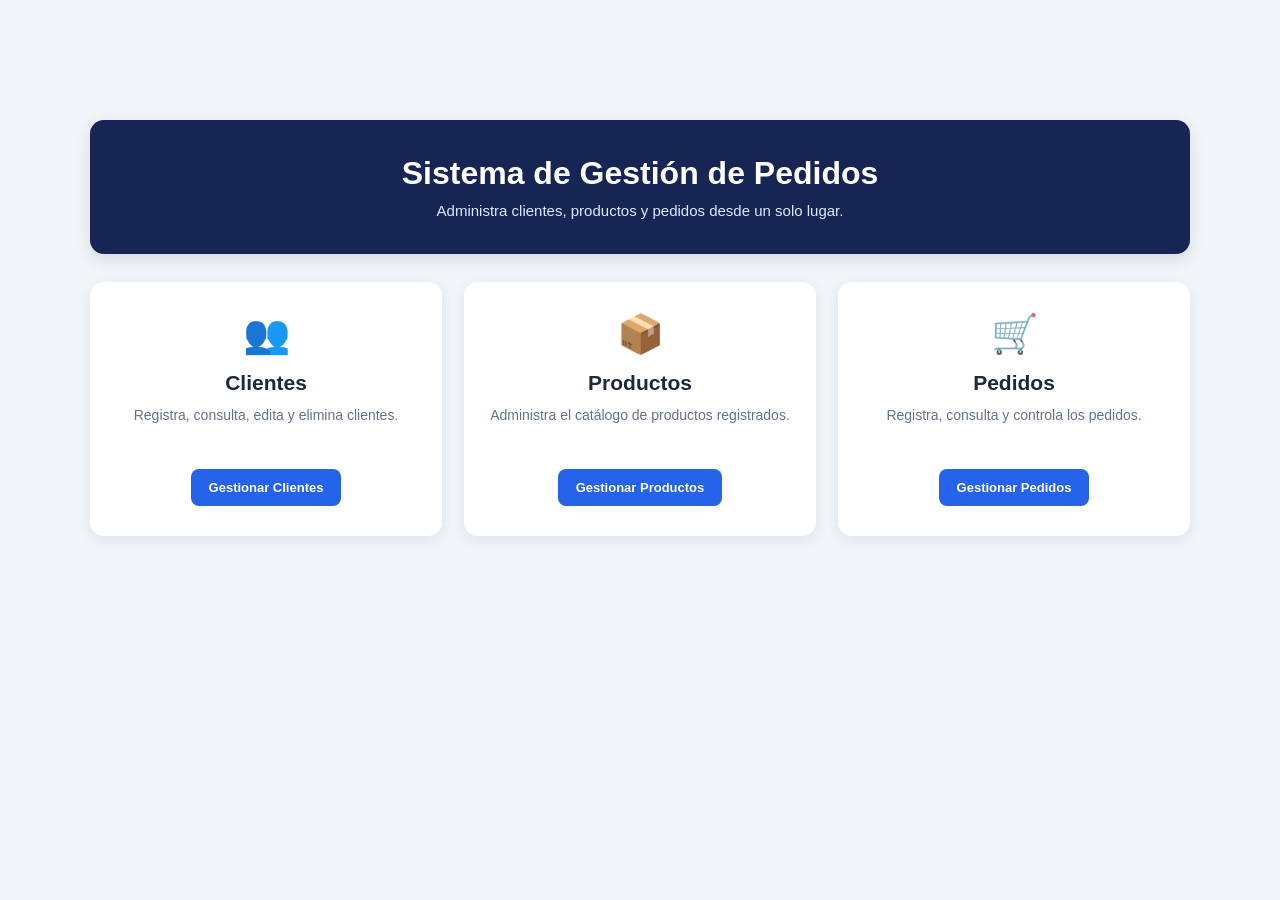
<file: src/index.html>
<!DOCTYPE html>
<html lang="es">

<head>
    <meta charset="UTF-8">
    <meta name="viewport" content="width=device-width, initial-scale=1.0">

    <title>Sistema de Gestión de Pedidos</title>

    <link rel="stylesheet" href="index.css">
</head>

<body>

    <div class="contenedor">

        <header class="encabezado">

            <h1>Sistema de Gestión de Pedidos</h1>

            <p>
                Administra clientes, productos y pedidos desde un solo lugar.
            </p>

        </header>

        <section class="modulos">

            <div class="modulo">

                <div class="icono">👥</div>

                <h2>Clientes</h2>

                <p>
                    Registra, consulta, edita y elimina clientes.
                </p>

                <a class="boton" href="clientes/clientes.html">
                    Gestionar Clientes
                </a>

            </div>


            <div class="modulo">

                <div class="icono">📦</div>

                <h2>Productos</h2>

                <p>
                    Administra el catálogo de productos registrados.
                </p>

                <a class="boton" href="productos/productos.html">
                    Gestionar Productos
                </a>

            </div>


            <div class="modulo">

                <div class="icono">🛒</div>

                <h2>Pedidos</h2>

                <p>
                    Registra, consulta y controla los pedidos.
                </p>

                <a class="boton" href="pedidos/pedidos.html">
                    Gestionar Pedidos
                </a>

            </div>

        </section>

    </div>

</body>

</html>
</file>
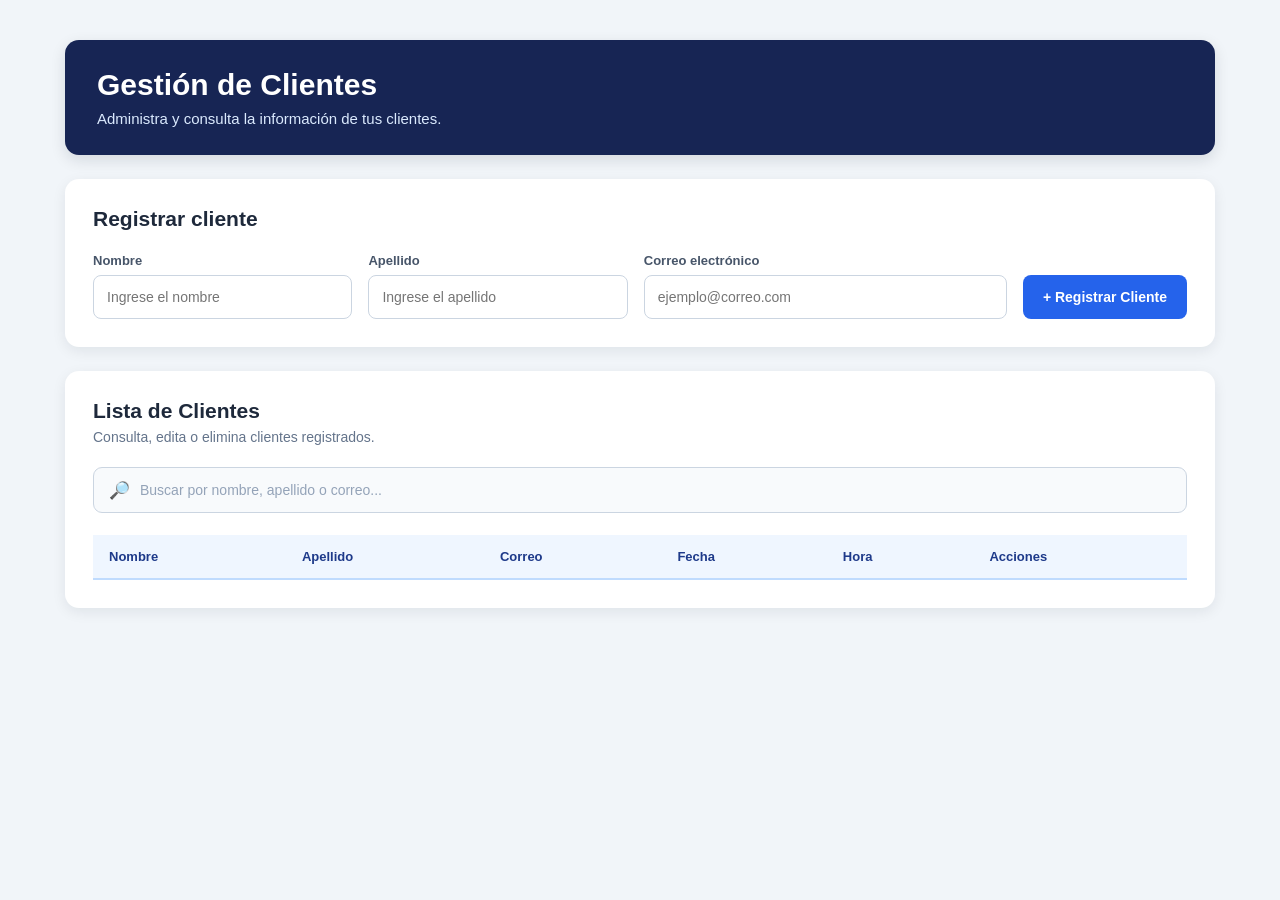
<file: src/clientes/clientes.html>
<!DOCTYPE html>
<html lang="es">
<head>
    <meta charset="UTF-8">
    <meta name="viewport" content="width=device-width, initial-scale=1.0">
    <title>Gestión de Clientes</title>
    <link rel="stylesheet" href="clientes.css">
</head>
<body>

    <div class="contenedor">

        <header class="encabezado">
            <div>
                <h1>Gestión de Clientes</h1>
                <p>Administra y consulta la información de tus clientes.</p>
            </div>
        </header>

        <section class="seccion-formulario">

            <h2>Registrar cliente</h2>

            <form id="formCliente">

                <div class="campo">
                    <label for="nombre">Nombre</label>
                    <input
                        type="text"
                        id="nombre"
                        placeholder="Ingrese el nombre"
                        required
                    >
                </div>

                <div class="campo">
                    <label for="apellido">Apellido</label>
                    <input
                        type="text"
                        id="apellido"
                        placeholder="Ingrese el apellido"
                        required
                    >
                </div>

                <div class="campo">
                    <label for="correo">Correo electrónico</label>
                    <input
                        type="email"
                        id="correo"
                        placeholder="ejemplo@correo.com"
                        required
                    >
                </div>

                <button type="submit" id="btnCliente" class="btn-principal">
                    + Registrar Cliente
                </button>

            </form>

        </section>

        <section class="seccion-lista">

            <div class="titulo-lista">
                <div>
                    <h2>Lista de Clientes</h2>
                    <p>Consulta, edita o elimina clientes registrados.</p>
                </div>
            </div>

            <div class="buscador-clientes">
                <span>🔎</span>
                <input
                    type="text"
                    id="buscarCliente"
                    placeholder="Buscar por nombre, apellido o correo..."
                >
            </div>

            <div class="tabla-contenedor">
                <table>
                    <thead>
                        <tr>
                            <th>Nombre</th>
                            <th>Apellido</th>
                            <th>Correo</th>
                            <th>Fecha</th>
                            <th>Hora</th>
                            <th>Acciones</th>
                        </tr>
                    </thead>

                    <tbody id="listaClientes">
                    </tbody>
                </table>
            </div>

        </section>

    </div>

    <script src="clientes.js"></script>
</body>
</html>
</file>
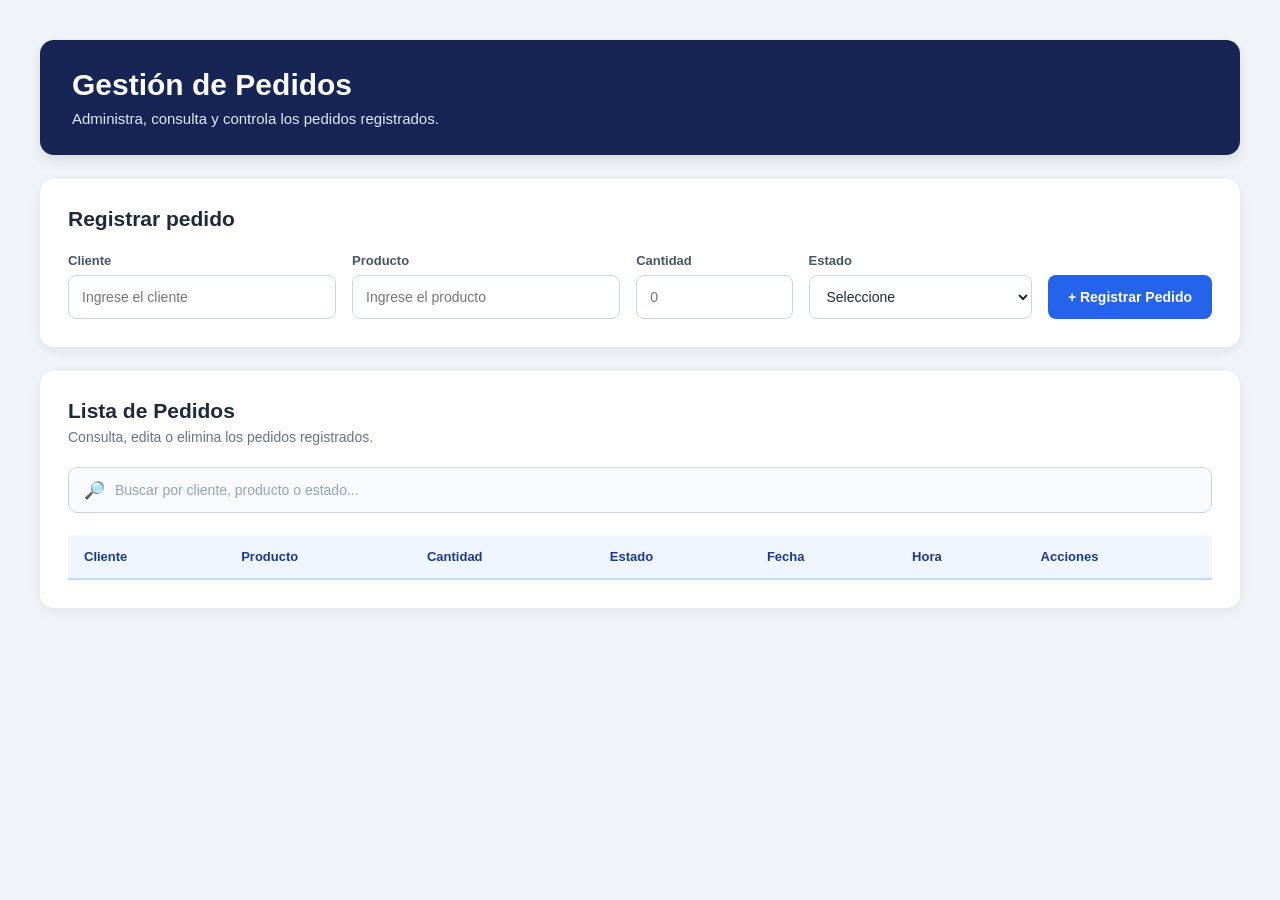
<file: src/pedidos/pedidos.html>
<!DOCTYPE html>
<html lang="es">
<head>
    <meta charset="UTF-8">
    <meta name="viewport" content="width=device-width, initial-scale=1.0">
    <title>Gestión de Pedidos</title>
    <link rel="stylesheet" href="pedidos.css">
</head>
<body>

    <div class="contenedor">

        <header class="encabezado">
            <div>
                <h1>Gestión de Pedidos</h1>
                <p>Administra, consulta y controla los pedidos registrados.</p>
            </div>
        </header>

        <section class="seccion-formulario">

            <h2>Registrar pedido</h2>

            <form id="formPedido">

                <div class="campo">
                    <label for="cliente">Cliente</label>
                    <input
                        type="text"
                        id="cliente"
                        placeholder="Ingrese el cliente"
                        required
                    >
                </div>

                <div class="campo">
                    <label for="producto">Producto</label>
                    <input
                        type="text"
                        id="producto"
                        placeholder="Ingrese el producto"
                        required
                    >
                </div>

                <div class="campo">
                    <label for="cantidad">Cantidad</label>
                    <input
                        type="number"
                        id="cantidad"
                        placeholder="0"
                        min="1"
                        required
                    >
                </div>

                <div class="campo">
                    <label for="estado">Estado</label>
                    <select id="estado" required>
                        <option value="">Seleccione</option>
                        <option value="Pendiente">Pendiente</option>
                        <option value="En proceso">En proceso</option>
                        <option value="Entregado">Entregado</option>
                        <option value="Cancelado">Cancelado</option>
                    </select>
                </div>

                <button type="submit" id="btnPedido" class="btn-principal">
                    + Registrar Pedido
                </button>

            </form>

        </section>

        <section class="seccion-lista">

            <div class="titulo-lista">
                <div>
                    <h2>Lista de Pedidos</h2>
                    <p>Consulta, edita o elimina los pedidos registrados.</p>
                </div>
            </div>

            <div class="buscador-pedidos">
                <span>🔎</span>
                <input
                    type="text"
                    id="buscarPedido"
                    placeholder="Buscar por cliente, producto o estado..."
                >
            </div>

            <div class="tabla-contenedor">

                <table>

                    <thead>
                        <tr>
                            <th>Cliente</th>
                            <th>Producto</th>
                            <th>Cantidad</th>
                            <th>Estado</th>
                            <th>Fecha</th>
                            <th>Hora</th>
                            <th>Acciones</th>
                        </tr>
                    </thead>

                    <tbody id="listaPedidos">
                    </tbody>

                </table>

            </div>

        </section>

    </div>

    <script src="pedidos.js"></script>

</body>
</html>
</file>
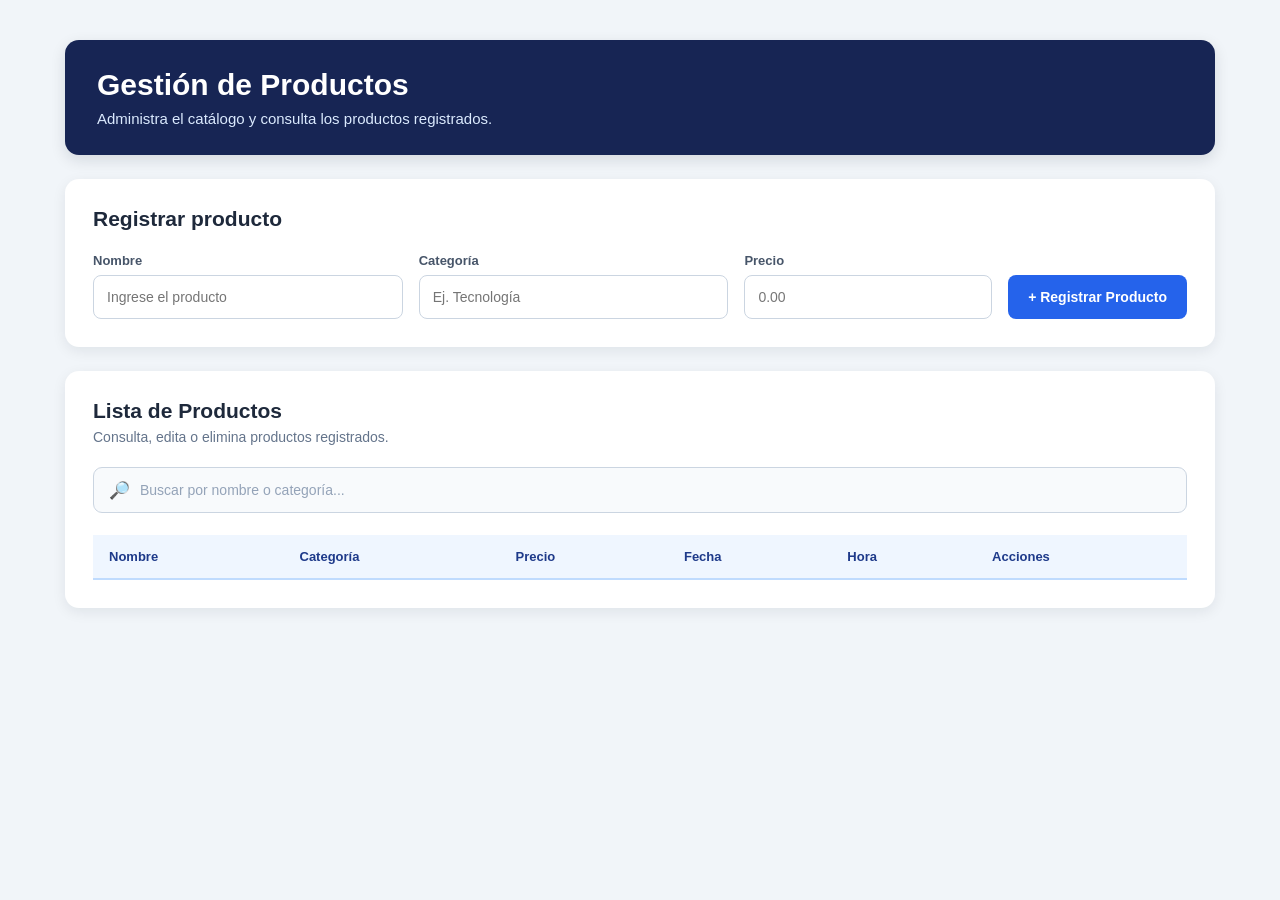
<file: src/productos/productos.html>
<!DOCTYPE html>
<html lang="es">
<head>
    <meta charset="UTF-8">
    <meta name="viewport" content="width=device-width, initial-scale=1.0">
    <title>Gestión de Productos</title>
    <link rel="stylesheet" href="productos.css">
</head>
<body>

    <div class="contenedor">

        <header class="encabezado">
            <div>
                <h1>Gestión de Productos</h1>
                <p>Administra el catálogo y consulta los productos registrados.</p>
            </div>
        </header>

        <section class="seccion-formulario">

            <h2>Registrar producto</h2>

            <form id="formProducto">

                <div class="campo">
                    <label for="nombre">Nombre</label>
                    <input
                        type="text"
                        id="nombre"
                        placeholder="Ingrese el producto"
                        required
                    >
                </div>

                <div class="campo">
                    <label for="categoria">Categoría</label>
                    <input
                        type="text"
                        id="categoria"
                        placeholder="Ej. Tecnología"
                        required
                    >
                </div>

                <div class="campo">
                    <label for="precio">Precio</label>
                    <input
                        type="number"
                        id="precio"
                        placeholder="0.00"
                        step="0.01"
                        min="0"
                        required
                    >
                </div>

                <button type="submit" id="btnProducto" class="btn-principal">
                    + Registrar Producto
                </button>

            </form>

        </section>

        <section class="seccion-lista">

            <div class="titulo-lista">
                <div>
                    <h2>Lista de Productos</h2>
                    <p>Consulta, edita o elimina productos registrados.</p>
                </div>
            </div>

            <div class="buscador-productos">
                <span>🔎</span>
                <input
                    type="text"
                    id="buscarProducto"
                    placeholder="Buscar por nombre o categoría..."
                >
            </div>

            <div class="tabla-contenedor">
                <table>
                    <thead>
                        <tr>
                            <th>Nombre</th>
                            <th>Categoría</th>
                            <th>Precio</th>
                            <th>Fecha</th>
                            <th>Hora</th>
                            <th>Acciones</th>
                        </tr>
                    </thead>

                    <tbody id="listaProductos">
                    </tbody>
                </table>
            </div>

        </section>

    </div>

    <script src="productos.js"></script>
</body>
</html>
</file>
<file: src/index.css>
* {
    box-sizing: border-box;
    margin: 0;
    padding: 0;
}

body {
    font-family: Arial, Helvetica, sans-serif;
    background: #f1f5f9;
    color: #1e293b;
    min-height: 100vh;
    padding: 40px 20px;
}

.contenedor {
    width: 100%;
    max-width: 1100px;
    margin: 80px auto 0;
}


.encabezado {
    background: #172554;
    color: white;
    padding: 35px;
    border-radius: 14px;
    text-align: center;
    margin-bottom: 28px;
    box-shadow: 0 5px 15px rgba(15, 23, 42, 0.12);
}

.encabezado h1 {
    font-size: 32px;
    margin-bottom: 10px;
}

.encabezado p {
    color: #dbeafe;
    font-size: 15px;
}


.modulos {
    display: grid;
    grid-template-columns: repeat(3, 1fr);
    gap: 22px;
}

.modulo {
    background: white;
    padding: 30px 24px;
    border-radius: 14px;
    text-align: center;
    box-shadow: 0 4px 14px rgba(15, 23, 42, 0.08);
    transition: 0.2s;
}

.modulo:hover {
    transform: translateY(-4px);
    box-shadow: 0 8px 20px rgba(15, 23, 42, 0.12);
}


.icono {
    font-size: 38px;
    margin-bottom: 15px;
}

.modulo h2 {
    font-size: 21px;
    margin-bottom: 10px;
    color: #1e293b;
}

.modulo p {
    color: #64748b;
    font-size: 14px;
    line-height: 1.5;
    min-height: 42px;
    margin-bottom: 22px;
}


.boton {
    display: inline-block;
    padding: 11px 18px;
    background: #2563eb;
    color: white;
    text-decoration: none;
    border-radius: 8px;
    font-size: 13px;
    font-weight: bold;
    transition: 0.2s;
}

.boton:hover {
    background: #1d4ed8;
    transform: translateY(-1px);
}


@media (max-width: 800px) {

    .modulos {
        grid-template-columns: 1fr;
    }

    .contenedor {
        margin-top: 30px;
    }
}

@media (max-width: 600px) {

    body {
        padding: 20px 12px;
    }

    .encabezado {
        padding: 25px 20px;
    }

    .encabezado h1 {
        font-size: 25px;
    }

    .modulo {
        padding: 25px 20px;
    }
}
</file>
<file: src/clientes/clientes.css>
* {
    box-sizing: border-box;
    margin: 0;
    padding: 0;
}

body {
    font-family: Arial, Helvetica, sans-serif;
    background: #f1f5f9;
    color: #1e293b;
    min-height: 100vh;
    padding: 40px 20px;
}

.contenedor {
    width: 100%;
    max-width: 1150px;
    margin: 0 auto;
}


.encabezado {
    background: #172554;
    color: white;
    padding: 28px 32px;
    border-radius: 14px;
    margin-bottom: 24px;
    box-shadow: 0 5px 15px rgba(15, 23, 42, 0.12);
}

.encabezado h1 {
    font-size: 30px;
    margin-bottom: 8px;
}

.encabezado p {
    color: #dbeafe;
    font-size: 15px;
}


.seccion-formulario,
.seccion-lista {
    background: white;
    border-radius: 14px;
    padding: 28px;
    margin-bottom: 24px;
    box-shadow: 0 4px 14px rgba(15, 23, 42, 0.08);
}

.seccion-formulario h2,
.titulo-lista h2 {
    font-size: 21px;
    margin-bottom: 6px;
}

.titulo-lista p {
    color: #64748b;
    font-size: 14px;
}


#formCliente {
    display: grid;
    grid-template-columns: 1fr 1fr 1.4fr auto;
    gap: 16px;
    align-items: end;
    margin-top: 22px;
}

.campo {
    display: flex;
    flex-direction: column;
    gap: 7px;
}

.campo label {
    font-size: 13px;
    font-weight: bold;
    color: #475569;
}

.campo input {
    width: 100%;
    height: 44px;
    padding: 0 13px;
    border: 1px solid #cbd5e1;
    border-radius: 8px;
    font-size: 14px;
    outline: none;
    transition: 0.2s;
}

.campo input:focus {
    border-color: #2563eb;
    box-shadow: 0 0 0 3px rgba(37, 99, 235, 0.12);
}


.btn-principal {
    height: 44px;
    padding: 0 20px;
    border: none;
    border-radius: 8px;
    background: #2563eb;
    color: white;
    font-size: 14px;
    font-weight: bold;
    cursor: pointer;
    transition: 0.2s;
    white-space: nowrap;
}

.btn-principal:hover {
    background: #1d4ed8;
    transform: translateY(-1px);
}


.buscador-clientes {
    display: flex;
    align-items: center;
    gap: 10px;
    width: 100%;
    height: 46px;
    margin: 22px 0;
    padding: 0 15px;
    border: 1px solid #cbd5e1;
    border-radius: 9px;
    background: #f8fafc;
}

.buscador-clientes span {
    font-size: 17px;
}

#buscarCliente {
    width: 100%;
    height: 100%;
    border: none;
    outline: none;
    background: transparent;
    font-size: 14px;
    color: #1e293b;
}

#buscarCliente::placeholder {
    color: #94a3b8;
}


.tabla-contenedor {
    width: 100%;
    overflow-x: auto;
}

table {
    width: 100%;
    border-collapse: collapse;
    min-width: 700px;
}

thead {
    background: #eff6ff;
}

th {
    padding: 14px 16px;
    text-align: left;
    color: #1e3a8a;
    font-size: 13px;
    border-bottom: 2px solid #bfdbfe;
}

td {
    padding: 14px 16px;
    border-bottom: 1px solid #e2e8f0;
    font-size: 14px;
    color: #475569;
}

tbody tr {
    transition: 0.2s;
}

tbody tr:hover {
    background: #f8fafc;
}


.btn-editar,
.btn-eliminar {
    border: none;
    padding: 7px 11px;
    border-radius: 6px;
    font-size: 12px;
    font-weight: bold;
    cursor: pointer;
    margin-right: 5px;
    transition: 0.2s;
}

.btn-editar {
    background: #dbeafe;
    color: #1d4ed8;
}

.btn-editar:hover {
    background: #bfdbfe;
}

.btn-eliminar {
    background: #fee2e2;
    color: #dc2626;
}

.btn-eliminar:hover {
    background: #fecaca;
}


@media (max-width: 850px) {

    #formCliente {
        grid-template-columns: 1fr 1fr;
    }

    .btn-principal {
        width: 100%;
    }
}

@media (max-width: 600px) {

    body {
        padding: 20px 12px;
    }

    .encabezado,
    .seccion-formulario,
    .seccion-lista {
        padding: 20px;
    }

    .encabezado h1 {
        font-size: 24px;
    }

    #formCliente {
        grid-template-columns: 1fr;
    }
}
</file>
<file: src/pedidos/pedidos.css>
* {
    box-sizing: border-box;
    margin: 0;
    padding: 0;
}

body {
    font-family: Arial, Helvetica, sans-serif;
    background: #f1f5f9;
    color: #1e293b;
    min-height: 100vh;
    padding: 40px 20px;
}

.contenedor {
    width: 100%;
    max-width: 1200px;
    margin: 0 auto;
}

/* ENCABEZADO */

.encabezado {
    background: #172554;
    color: white;
    padding: 28px 32px;
    border-radius: 14px;
    margin-bottom: 24px;
    box-shadow: 0 5px 15px rgba(15, 23, 42, 0.12);
}

.encabezado h1 {
    font-size: 30px;
    margin-bottom: 8px;
}

.encabezado p {
    color: #dbeafe;
    font-size: 15px;
}

/* SECCIONES */

.seccion-formulario,
.seccion-lista {
    background: white;
    border-radius: 14px;
    padding: 28px;
    margin-bottom: 24px;
    box-shadow: 0 4px 14px rgba(15, 23, 42, 0.08);
}

.seccion-formulario h2,
.titulo-lista h2 {
    font-size: 21px;
    margin-bottom: 6px;
}

.titulo-lista p {
    color: #64748b;
    font-size: 14px;
}


#formPedido {
    display: grid;
    grid-template-columns: 1.2fr 1.2fr 0.7fr 1fr auto;
    gap: 16px;
    align-items: end;
    margin-top: 22px;
}

.campo {
    display: flex;
    flex-direction: column;
    gap: 7px;
}

.campo label {
    font-size: 13px;
    font-weight: bold;
    color: #475569;
}

.campo input,
.campo select {
    width: 100%;
    height: 44px;
    padding: 0 13px;
    border: 1px solid #cbd5e1;
    border-radius: 8px;
    background: white;
    font-size: 14px;
    color: #1e293b;
    outline: none;
    transition: 0.2s;
}

.campo input:focus,
.campo select:focus {
    border-color: #2563eb;
    box-shadow: 0 0 0 3px rgba(37, 99, 235, 0.12);
}


.btn-principal {
    height: 44px;
    padding: 0 20px;
    border: none;
    border-radius: 8px;
    background: #2563eb;
    color: white;
    font-size: 14px;
    font-weight: bold;
    cursor: pointer;
    transition: 0.2s;
    white-space: nowrap;
}

.btn-principal:hover {
    background: #1d4ed8;
    transform: translateY(-1px);
}


.buscador-pedidos {
    display: flex;
    align-items: center;
    gap: 10px;
    width: 100%;
    height: 46px;
    margin: 22px 0;
    padding: 0 15px;
    border: 1px solid #cbd5e1;
    border-radius: 9px;
    background: #f8fafc;
}

.buscador-pedidos span {
    font-size: 17px;
}

#buscarPedido {
    width: 100%;
    height: 100%;
    border: none;
    outline: none;
    background: transparent;
    font-size: 14px;
    color: #1e293b;
}

#buscarPedido::placeholder {
    color: #94a3b8;
}


.tabla-contenedor {
    width: 100%;
    overflow-x: auto;
}

table {
    width: 100%;
    border-collapse: collapse;
    min-width: 950px;
}

thead {
    background: #eff6ff;
}

th {
    padding: 14px 16px;
    text-align: left;
    color: #1e3a8a;
    font-size: 13px;
    border-bottom: 2px solid #bfdbfe;
}

td {
    padding: 14px 16px;
    border-bottom: 1px solid #e2e8f0;
    font-size: 14px;
    color: #475569;
}

tbody tr {
    transition: 0.2s;
}

tbody tr:hover {
    background: #f8fafc;
}


.estado {
    display: inline-block;
    padding: 5px 9px;
    border-radius: 20px;
    font-size: 12px;
    font-weight: bold;
}

.estado-pendiente {
    background: #fef3c7;
    color: #92400e;
}

.estado-proceso {
    background: #dbeafe;
    color: #1d4ed8;
}

.estado-entregado {
    background: #dcfce7;
    color: #166534;
}

.estado-cancelado {
    background: #fee2e2;
    color: #dc2626;
}


.btn-editar,
.btn-eliminar {
    border: none;
    padding: 7px 11px;
    border-radius: 6px;
    font-size: 12px;
    font-weight: bold;
    cursor: pointer;
    margin-right: 5px;
    transition: 0.2s;
}

.btn-editar {
    background: #dbeafe;
    color: #1d4ed8;
}

.btn-editar:hover {
    background: #bfdbfe;
}

.btn-eliminar {
    background: #fee2e2;
    color: #dc2626;
}

.btn-eliminar:hover {
    background: #fecaca;
}


@media (max-width: 1000px) {

    #formPedido {
        grid-template-columns: 1fr 1fr;
    }

    .btn-principal {
        width: 100%;
    }
}

@media (max-width: 600px) {

    body {
        padding: 20px 12px;
    }

    .encabezado,
    .seccion-formulario,
    .seccion-lista {
        padding: 20px;
    }

    .encabezado h1 {
        font-size: 24px;
    }

    #formPedido {
        grid-template-columns: 1fr;
    }
}
</file>
<file: src/productos/productos.css>
* {
    box-sizing: border-box;
    margin: 0;
    padding: 0;
}

body {
    font-family: Arial, Helvetica, sans-serif;
    background: #f1f5f9;
    color: #1e293b;
    min-height: 100vh;
    padding: 40px 20px;
}

.contenedor {
    width: 100%;
    max-width: 1150px;
    margin: 0 auto;
}


.encabezado {
    background: #172554;
    color: white;
    padding: 28px 32px;
    border-radius: 14px;
    margin-bottom: 24px;
    box-shadow: 0 5px 15px rgba(15, 23, 42, 0.12);
}

.encabezado h1 {
    font-size: 30px;
    margin-bottom: 8px;
}

.encabezado p {
    color: #dbeafe;
    font-size: 15px;
}


.seccion-formulario,
.seccion-lista {
    background: white;
    border-radius: 14px;
    padding: 28px;
    margin-bottom: 24px;
    box-shadow: 0 4px 14px rgba(15, 23, 42, 0.08);
}

.seccion-formulario h2,
.titulo-lista h2 {
    font-size: 21px;
    margin-bottom: 6px;
}

.titulo-lista p {
    color: #64748b;
    font-size: 14px;
}


#formProducto {
    display: grid;
    grid-template-columns: 1fr 1fr 0.8fr auto;
    gap: 16px;
    align-items: end;
    margin-top: 22px;
}

.campo {
    display: flex;
    flex-direction: column;
    gap: 7px;
}

.campo label {
    font-size: 13px;
    font-weight: bold;
    color: #475569;
}

.campo input {
    width: 100%;
    height: 44px;
    padding: 0 13px;
    border: 1px solid #cbd5e1;
    border-radius: 8px;
    font-size: 14px;
    outline: none;
    transition: 0.2s;
}

.campo input:focus {
    border-color: #2563eb;
    box-shadow: 0 0 0 3px rgba(37, 99, 235, 0.12);
}


.btn-principal {
    height: 44px;
    padding: 0 20px;
    border: none;
    border-radius: 8px;
    background: #2563eb;
    color: white;
    font-size: 14px;
    font-weight: bold;
    cursor: pointer;
    transition: 0.2s;
    white-space: nowrap;
}

.btn-principal:hover {
    background: #1d4ed8;
    transform: translateY(-1px);
}


.buscador-productos {
    display: flex;
    align-items: center;
    gap: 10px;
    width: 100%;
    height: 46px;
    margin: 22px 0;
    padding: 0 15px;
    border: 1px solid #cbd5e1;
    border-radius: 9px;
    background: #f8fafc;
}

.buscador-productos span {
    font-size: 17px;
}

#buscarProducto {
    width: 100%;
    height: 100%;
    border: none;
    outline: none;
    background: transparent;
    font-size: 14px;
}

#buscarProducto::placeholder {
    color: #94a3b8;
}


.tabla-contenedor {
    width: 100%;
    overflow-x: auto;
}

table {
    width: 100%;
    border-collapse: collapse;
    min-width: 750px;
}

thead {
    background: #eff6ff;
}

th {
    padding: 14px 16px;
    text-align: left;
    color: #1e3a8a;
    font-size: 13px;
    border-bottom: 2px solid #bfdbfe;
}

td {
    padding: 14px 16px;
    border-bottom: 1px solid #e2e8f0;
    font-size: 14px;
    color: #475569;
}

tbody tr {
    transition: 0.2s;
}

tbody tr:hover {
    background: #f8fafc;
}


td:nth-child(3) {
    font-weight: bold;
    color: #1e293b;
}


.btn-editar,
.btn-eliminar {
    border: none;
    padding: 7px 11px;
    border-radius: 6px;
    font-size: 12px;
    font-weight: bold;
    cursor: pointer;
    margin-right: 5px;
    transition: 0.2s;
}

.btn-editar {
    background: #dbeafe;
    color: #1d4ed8;
}

.btn-editar:hover {
    background: #bfdbfe;
}

.btn-eliminar {
    background: #fee2e2;
    color: #dc2626;
}

.btn-eliminar:hover {
    background: #fecaca;
}


@media (max-width: 900px) {

    #formProducto {
        grid-template-columns: 1fr 1fr;
    }

    .btn-principal {
        width: 100%;
    }
}

@media (max-width: 600px) {

    body {
        padding: 20px 12px;
    }

    .encabezado,
    .seccion-formulario,
    .seccion-lista {
        padding: 20px;
    }

    .encabezado h1 {
        font-size: 24px;
    }

    #formProducto {
        grid-template-columns: 1fr;
    }
}
</file>
